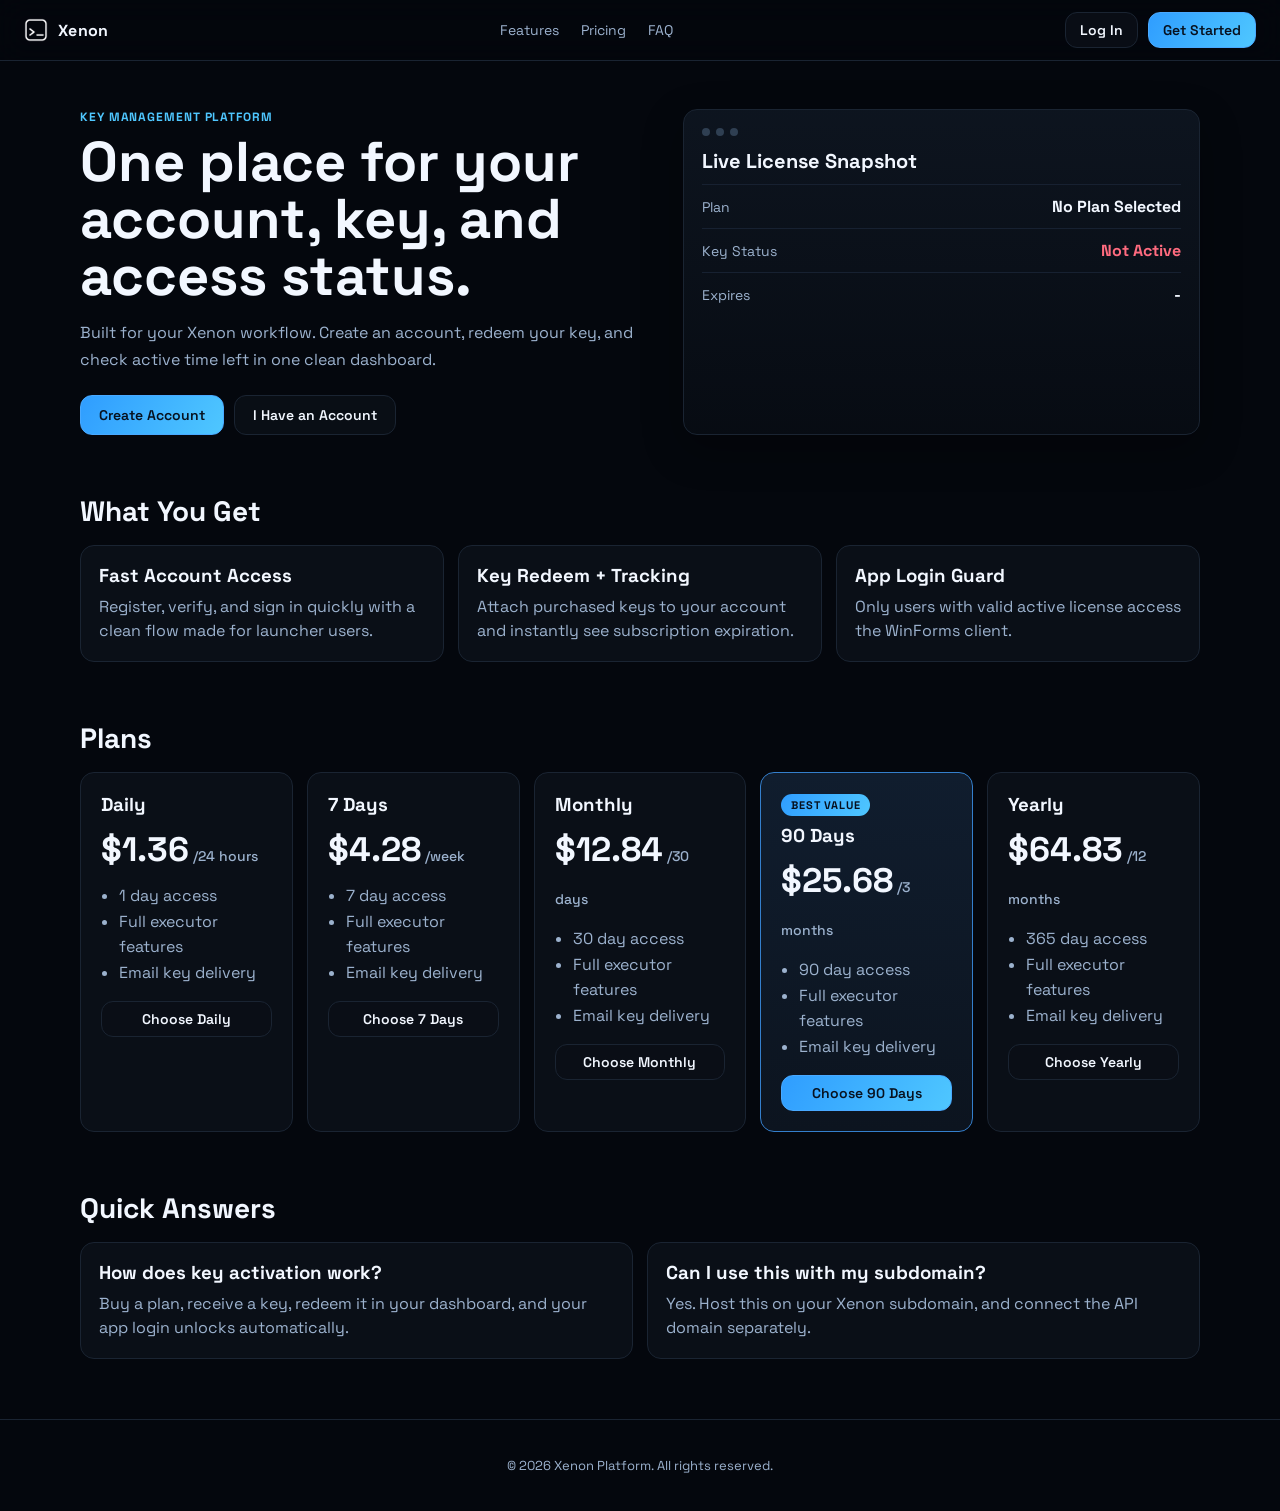
<file: index.html>
<!doctype html>
<html lang="en">
<head>
  <meta charset="utf-8">
  <meta name="viewport" content="width=device-width, initial-scale=1">
  <title>Xenon | Client Platform</title>
  <meta name="description" content="Xenon account platform for account management, key redemption, and subscription access.">
  <link rel="preconnect" href="https://fonts.googleapis.com">
  <link rel="preconnect" href="https://fonts.gstatic.com" crossorigin>
  <link href="https://fonts.googleapis.com/css2?family=Space+Grotesk:wght@400;500;600;700&display=swap" rel="stylesheet">
  <link rel="stylesheet" href="assets/css/site.css">
</head>
<body class="landing-page">
  <div class="bg-orb bg-orb-a"></div>
  <div class="bg-orb bg-orb-b"></div>

  <header class="topbar">
    <a class="brand" href="index.html">
      <img src="assets/img/console.png" alt="Xenon logo">
      <span>Xenon</span>
    </a>
    <nav class="nav-links">
      <a href="#features">Features</a>
      <a href="#pricing">Pricing</a>
      <a href="#faq">FAQ</a>
    </nav>
    <div class="nav-actions">
      <a class="btn ghost" href="login.html">Log In</a>
      <a class="btn primary" href="register.html">Get Started</a>
    </div>
  </header>

  <main class="container">
    <section class="hero">
      <div class="hero-copy">
        <p class="eyebrow">KEY MANAGEMENT PLATFORM</p>
        <h1>One place for your account, key, and access status.</h1>
        <p class="lead">
          Built for your Xenon workflow. Create an account, redeem your key, and check
          active time left in one clean dashboard.
        </p>
        <div class="hero-cta">
          <a class="btn primary big" href="register.html">Create Account</a>
          <a class="btn ghost big" href="login.html">I Have an Account</a>
        </div>
      </div>
      <div class="hero-panel glass">
        <div class="panel-top">
          <span class="dot"></span>
          <span class="dot"></span>
          <span class="dot"></span>
        </div>
        <h3>Live License Snapshot</h3>
        <ul class="stat-list">
          <li><span>Plan</span><strong>No Plan Selected</strong></li>
          <li><span>Key Status</span><strong class="not-active">Not Active</strong></li>
          <li><span>Expires</span><strong>-</strong></li>
        </ul>
      </div>
    </section>

    <section id="features" class="section">
      <h2>What You Get</h2>
      <div class="grid three">
        <article class="card">
          <h3>Fast Account Access</h3>
          <p>Register, verify, and sign in quickly with a clean flow made for launcher users.</p>
        </article>
        <article class="card">
          <h3>Key Redeem + Tracking</h3>
          <p>Attach purchased keys to your account and instantly see subscription expiration.</p>
        </article>
        <article class="card">
          <h3>App Login Guard</h3>
          <p>Only users with valid active license access the WinForms client.</p>
        </article>
      </div>
    </section>

    <section id="pricing" class="section">
      <h2>Plans</h2>
      <div class="pricing-grid">
        <article class="price-card">
          <h3>Daily</h3>
          <p class="price">$1.36<span>/24 hours</span></p>
          <ul>
            <li>1 day access</li>
            <li>Full executor features</li>
            <li>Email key delivery</li>
          </ul>
          <a class="btn ghost block" href="register.html">Choose Daily</a>
        </article>
        <article class="price-card">
          <h3>7 Days</h3>
          <p class="price">$4.28<span>/week</span></p>
          <ul>
            <li>7 day access</li>
            <li>Full executor features</li>
            <li>Email key delivery</li>
          </ul>
          <a class="btn ghost block" href="register.html">Choose 7 Days</a>
        </article>
        <article class="price-card">
          <h3>Monthly</h3>
          <p class="price">$12.84<span>/30 days</span></p>
          <ul>
            <li>30 day access</li>
            <li>Full executor features</li>
            <li>Email key delivery</li>
          </ul>
          <a class="btn ghost block" href="register.html">Choose Monthly</a>
        </article>
        <article class="price-card featured">
          <p class="plan-badge">BEST VALUE</p>
          <h3>90 Days</h3>
          <p class="price">$25.68<span>/3 months</span></p>
          <ul>
            <li>90 day access</li>
            <li>Full executor features</li>
            <li>Email key delivery</li>
          </ul>
          <a class="btn primary block" href="register.html">Choose 90 Days</a>
        </article>
        <article class="price-card">
          <h3>Yearly</h3>
          <p class="price">$64.83<span>/12 months</span></p>
          <ul>
            <li>365 day access</li>
            <li>Full executor features</li>
            <li>Email key delivery</li>
          </ul>
          <a class="btn ghost block" href="register.html">Choose Yearly</a>
        </article>
      </div>
    </section>

    <section id="faq" class="section faq">
      <h2>Quick Answers</h2>
      <div class="grid two">
        <article class="card">
          <h3>How does key activation work?</h3>
          <p>Buy a plan, receive a key, redeem it in your dashboard, and your app login unlocks automatically.</p>
        </article>
        <article class="card">
          <h3>Can I use this with my subdomain?</h3>
          <p>Yes. Host this on your Xenon subdomain, and connect the API domain separately.</p>
        </article>
      </div>
    </section>
  </main>

  <footer class="footer">
    <p>&copy; <span id="year"></span> Xenon Platform. All rights reserved.</p>
  </footer>

  <script src="assets/js/main.js"></script>
</body>
</html>
</file>
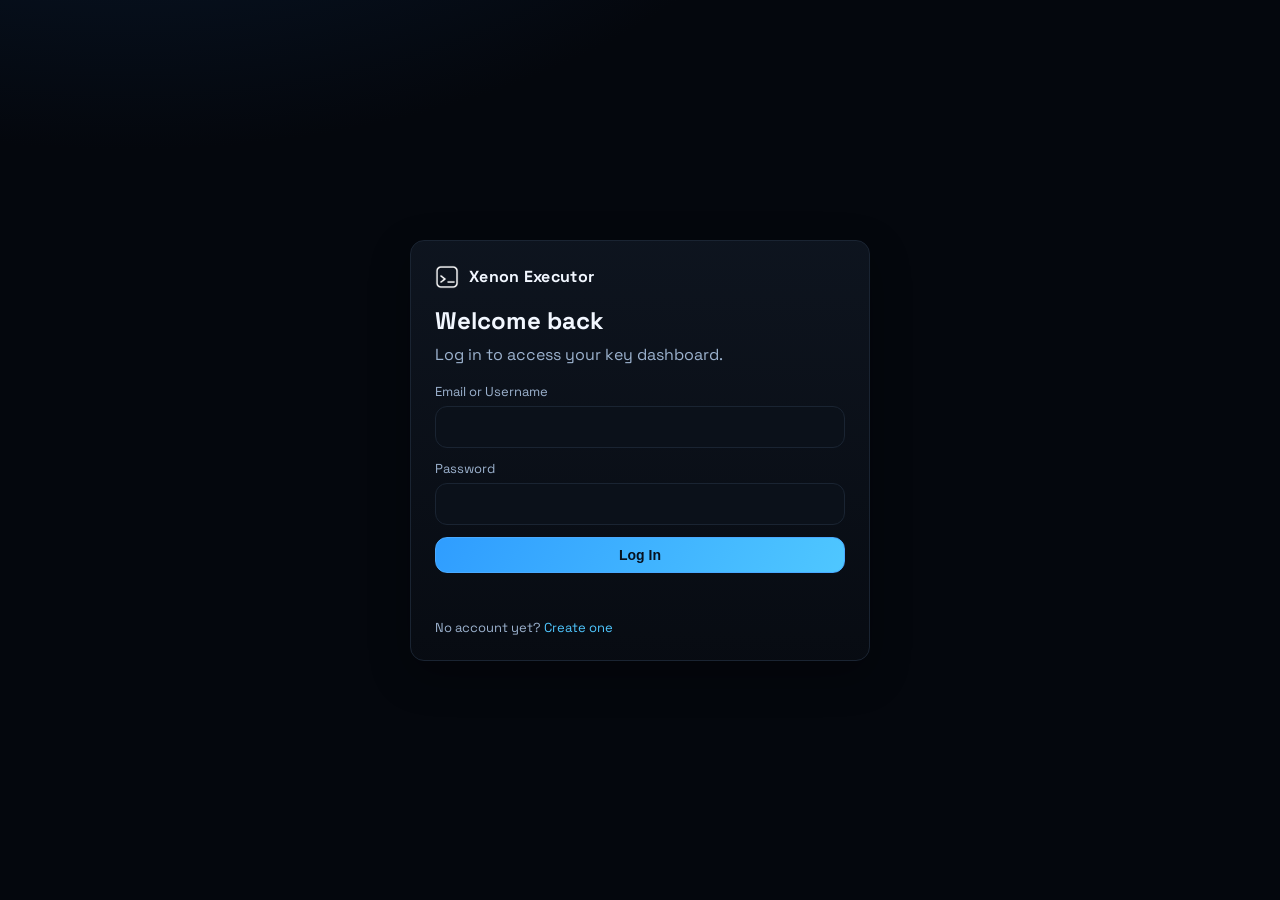
<file: dashboard.html>
<!doctype html>
<html lang="en">
<head>
  <meta charset="utf-8">
  <meta name="viewport" content="width=device-width, initial-scale=1">
  <title>Dashboard | Xenon</title>
  <link rel="preconnect" href="https://fonts.googleapis.com">
  <link rel="preconnect" href="https://fonts.gstatic.com" crossorigin>
  <link href="https://fonts.googleapis.com/css2?family=Space+Grotesk:wght@400;500;600;700&display=swap" rel="stylesheet">
  <link rel="stylesheet" href="assets/css/site.css">
</head>
<body class="dashboard-page">
  <div class="dashboard-layout">
    <aside class="sidebar glass">
      <a class="brand auth-brand" href="index.html">
        <img src="assets/img/console.png" alt="Xenon logo">
        <span>Xenon Executor</span>
      </a>
      <nav id="dashboardNav" class="dash-nav">
        <button type="button" class="dash-tab active" data-section="overviewSection">Overview</button>
        <button type="button" class="dash-tab" data-section="billingSection">Billing</button>
        <button type="button" class="dash-tab" data-section="devicesSection">Devices</button>
      </nav>
      <button id="logoutBtn" class="btn ghost block">Log Out</button>
    </aside>

    <main class="dash-main">
      <header class="dash-header">
        <div>
          <p class="eyebrow">ACCOUNT</p>
          <h1>License Dashboard</h1>
        </div>
        <div class="user-pill">
          <span id="accountBadge">Guest</span>
        </div>
      </header>

      <section id="overviewSection" class="dash-section active">
        <div class="grid two">
          <article class="card key-card">
            <div class="card-row">
              <h2>Current License</h2>
              <button id="refreshLicenseBtn" class="btn ghost small-btn" type="button">Refresh</button>
            </div>
            <p class="tiny-label">Status</p>
            <p id="licenseStatus" class="status pending">Checking...</p>
            <div class="meta-grid">
              <div>
                <p class="tiny-label">Plan</p>
                <p id="licensePlan">-</p>
              </div>
              <div>
                <p class="tiny-label">Expires</p>
                <p id="licenseExpiry">-</p>
              </div>
            </div>
          </article>

          <article class="card">
            <h2>Redeem Key</h2>
            <form id="redeemForm" class="form-inline">
              <input id="redeemInput" type="text" placeholder="Enter your key" required>
              <button class="btn primary" type="submit">Redeem</button>
            </form>
            <p id="redeemMessage" class="form-message"></p>
          </article>
        </div>

        <section class="card">
          <h2>How This Connects To App Login</h2>
          <p class="lead small">
            Your WinForms login should call your API and only allow app access when this account
            has an active license. If expired, block login.
          </p>
        </section>
      </section>

      <section id="billingSection" class="dash-section">
        <article class="card">
          <h2>Buy A License</h2>
          <p class="lead small">Choose a plan below and activate instantly from this dashboard.</p>
          <div id="billingPlans" class="pricing-grid dash-pricing"></div>
          <p id="billingMessage" class="form-message"></p>
        </article>
      </section>

      <section id="devicesSection" class="dash-section">
        <article class="card">
          <h2>Devices</h2>
          <p class="lead small">Current dashboard session info for your account.</p>
          <div class="meta-grid">
            <div>
              <p class="tiny-label">Account</p>
              <p id="deviceAccount">-</p>
            </div>
            <div>
              <p class="tiny-label">Last Refresh</p>
              <p id="deviceLastRefresh">-</p>
            </div>
          </div>
          <div class="card-actions">
            <button id="refreshDevicesBtn" type="button" class="btn ghost">Refresh Devices</button>
          </div>
          <p id="deviceMessage" class="form-message"></p>
        </article>
      </section>
    </main>
  </div>

  <script src="assets/js/api.js"></script>
  <script src="assets/js/dashboard.js"></script>
</body>
</html>
</file>
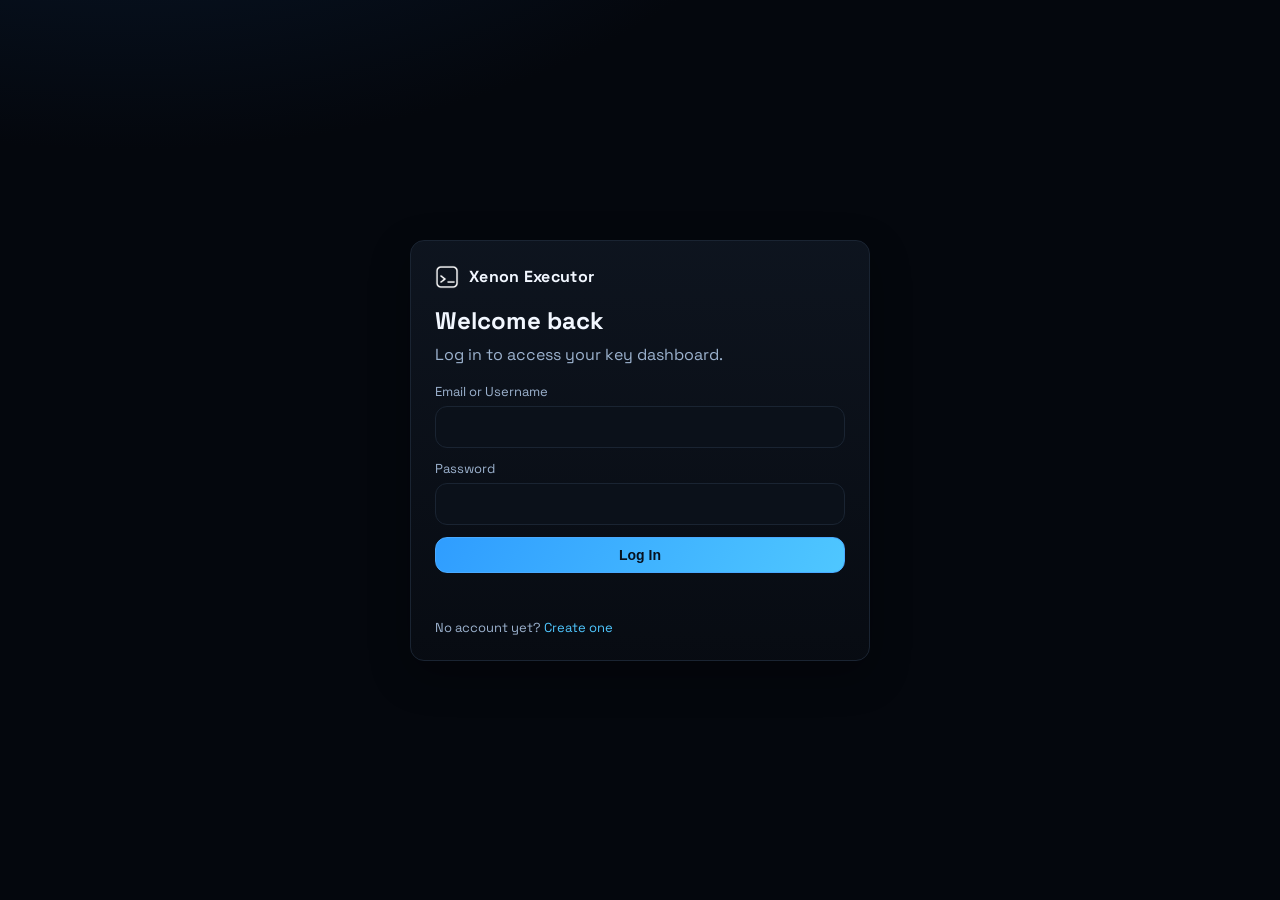
<file: login.html>
<!doctype html>
<html lang="en">
<head>
  <meta charset="utf-8">
  <meta name="viewport" content="width=device-width, initial-scale=1">
  <title>Log In | Xenon</title>
  <link rel="preconnect" href="https://fonts.googleapis.com">
  <link rel="preconnect" href="https://fonts.gstatic.com" crossorigin>
  <link href="https://fonts.googleapis.com/css2?family=Space+Grotesk:wght@400;500;600;700&display=swap" rel="stylesheet">
  <link rel="stylesheet" href="assets/css/site.css">
</head>
<body class="auth-page">
  <div class="bg-orb bg-orb-a"></div>
  <div class="bg-orb bg-orb-b"></div>

  <main class="auth-shell">
    <section class="auth-panel glass">
      <a class="brand auth-brand" href="index.html">
        <img src="assets/img/console.png" alt="Xenon logo">
        <span>Xenon Executor</span>
      </a>
      <h1>Welcome back</h1>
      <p class="auth-sub">Log in to access your key dashboard.</p>

      <form id="loginForm" class="form-stack">
        <label>
          <span>Email or Username</span>
          <input type="text" name="email" autocomplete="username" required>
        </label>
        <label>
          <span>Password</span>
          <input type="password" name="password" autocomplete="current-password" required>
        </label>
        <button type="submit" class="btn primary block">Log In</button>
      </form>

      <p id="formMessage" class="form-message"></p>
      <p class="small-note">No account yet? <a href="register.html">Create one</a></p>
    </section>
  </main>

  <script src="assets/js/api.js"></script>
  <script src="assets/js/auth.js"></script>
</body>
</html>
</file>
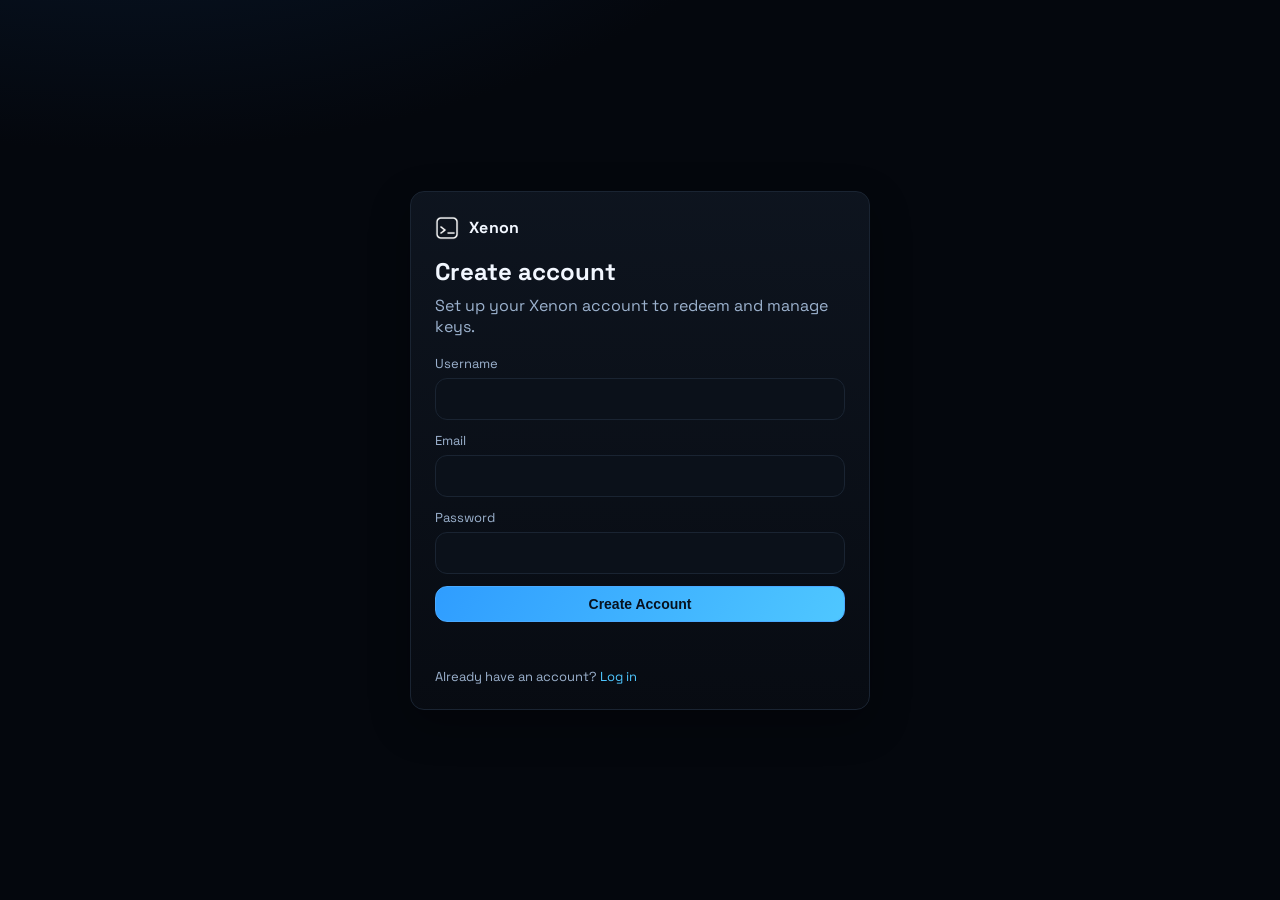
<file: register.html>
<!doctype html>
<html lang="en">
<head>
  <meta charset="utf-8">
  <meta name="viewport" content="width=device-width, initial-scale=1">
  <title>Register | Xenon</title>
  <link rel="preconnect" href="https://fonts.googleapis.com">
  <link rel="preconnect" href="https://fonts.gstatic.com" crossorigin>
  <link href="https://fonts.googleapis.com/css2?family=Space+Grotesk:wght@400;500;600;700&display=swap" rel="stylesheet">
  <link rel="stylesheet" href="assets/css/site.css">
</head>
<body class="auth-page">
  <div class="bg-orb bg-orb-a"></div>
  <div class="bg-orb bg-orb-b"></div>

  <main class="auth-shell">
    <section class="auth-panel glass">
      <a class="brand auth-brand" href="index.html">
        <img src="assets/img/console.png" alt="Xenon logo">
        <span>Xenon</span>
      </a>
      <h1>Create account</h1>
      <p class="auth-sub">Set up your Xenon account to redeem and manage keys.</p>

      <form id="registerForm" class="form-stack">
        <label>
          <span>Username</span>
          <input type="text" name="username" minlength="3" maxlength="24" required>
        </label>
        <label>
          <span>Email</span>
          <input type="email" name="email" autocomplete="email" required>
        </label>
        <label>
          <span>Password</span>
          <input type="password" name="password" autocomplete="new-password" minlength="8" required>
        </label>
        <button type="submit" class="btn primary block">Create Account</button>
      </form>

      <p id="formMessage" class="form-message"></p>
      <p class="small-note">Already have an account? <a href="login.html">Log in</a></p>
    </section>
  </main>

  <script src="assets/js/api.js"></script>
  <script src="assets/js/auth.js"></script>
</body>
</html>
</file>
<file: assets/css/site.css>
:root {
  --bg: #04070d;
  --panel: #0a0f17;
  --panel-2: #0f1621;
  --line: #1a2432;
  --text: #f2f7ff;
  --muted: #9cb2ce;
  --accent: #2f9dff;
  --accent-2: #4fc7ff;
  --ok: #4fe49a;
  --warn: #ffc36b;
  --danger: #ff6b7f;
  --radius: 14px;
}

* {
  box-sizing: border-box;
}

html,
body {
  margin: 0;
  padding: 0;
  min-height: 100%;
  font-family: "Space Grotesk", "Segoe UI", sans-serif;
  color: var(--text);
  background: radial-gradient(1200px 700px at 10% -30%, #0a1c33 0%, var(--bg) 60%);
}

a {
  color: inherit;
  text-decoration: none;
}

.bg-orb {
  position: fixed;
  border-radius: 999px;
  filter: blur(60px);
  pointer-events: none;
  opacity: 0.28;
  z-index: -1;
}

.bg-orb-a {
  width: 420px;
  height: 420px;
  right: -100px;
  top: -120px;
  background: #2e8eff;
}

.bg-orb-b {
  width: 320px;
  height: 320px;
  left: -90px;
  bottom: -80px;
  background: #215997;
}

.topbar {
  position: sticky;
  top: 0;
  z-index: 30;
  display: flex;
  align-items: center;
  justify-content: space-between;
  gap: 16px;
  padding: 12px 24px;
  border-bottom: 1px solid var(--line);
  backdrop-filter: blur(14px);
  background: rgba(4, 7, 13, 0.7);
}

.brand {
  display: inline-flex;
  align-items: center;
  gap: 10px;
  font-weight: 700;
  letter-spacing: 0.3px;
}

.brand img {
  width: 24px;
  height: 24px;
}

.nav-links {
  display: flex;
  align-items: center;
  gap: 22px;
}

.nav-links a {
  color: var(--muted);
  font-size: 14px;
}

.nav-links a:hover {
  color: var(--text);
}

.nav-actions {
  display: flex;
  align-items: center;
  gap: 10px;
}

.btn {
  display: inline-flex;
  align-items: center;
  justify-content: center;
  border: 1px solid transparent;
  border-radius: 12px;
  padding: 10px 14px;
  font-weight: 600;
  font-size: 14px;
  line-height: 1;
  cursor: pointer;
  transition: 140ms ease;
}

.btn.primary {
  background: linear-gradient(120deg, var(--accent), var(--accent-2));
  color: #07111f;
  border-color: #49a9ff;
}

.btn.primary:hover {
  filter: brightness(1.06);
  transform: translateY(-1px);
}

.btn.ghost {
  border-color: var(--line);
  background: rgba(10, 15, 23, 0.9);
  color: var(--text);
}

.btn.ghost:hover {
  border-color: #2b3d54;
  background: rgba(15, 22, 33, 0.95);
}

.btn.big {
  padding: 12px 18px;
}

.btn.block {
  width: 100%;
}

.container {
  width: min(1120px, 94vw);
  margin: 0 auto;
  padding: 28px 0 60px;
}

.hero {
  display: grid;
  grid-template-columns: 1.05fr 0.95fr;
  gap: 32px;
  align-items: stretch;
  margin-top: 20px;
}

.eyebrow {
  color: var(--accent-2);
  letter-spacing: 0.9px;
  font-size: 12px;
  font-weight: 700;
  margin: 0 0 8px;
}

.hero h1 {
  margin: 0;
  font-size: clamp(34px, 6vw, 56px);
  line-height: 1.02;
}

.lead {
  margin: 16px 0 0;
  color: var(--muted);
  font-size: 16px;
  line-height: 1.65;
  max-width: 620px;
}

.hero-cta {
  margin-top: 22px;
  display: flex;
  gap: 10px;
  flex-wrap: wrap;
}

.glass {
  border: 1px solid var(--line);
  border-radius: var(--radius);
  background: linear-gradient(180deg, rgba(15, 22, 33, 0.88), rgba(8, 12, 19, 0.88));
  box-shadow: 0 14px 40px rgba(0, 0, 0, 0.32);
}

.hero-panel {
  padding: 18px 18px 16px;
}

.panel-top {
  display: flex;
  gap: 6px;
  margin-bottom: 12px;
}

.dot {
  width: 8px;
  height: 8px;
  border-radius: 50%;
  background: #2f3f52;
}

.hero-panel h3 {
  margin: 0 0 10px;
  font-size: 20px;
}

.stat-list {
  list-style: none;
  margin: 0;
  padding: 0;
}

.stat-list li {
  display: flex;
  justify-content: space-between;
  align-items: center;
  padding: 11px 0;
  border-top: 1px solid #172131;
}

.stat-list span {
  color: var(--muted);
  font-size: 14px;
}

.ok {
  color: var(--ok);
}

.not-active {
  color: var(--danger);
}

.section {
  margin-top: 58px;
}

.section h2 {
  margin: 0 0 16px;
  font-size: 28px;
}

.grid {
  display: grid;
  gap: 14px;
}

.grid.three {
  grid-template-columns: repeat(3, minmax(0, 1fr));
}

.grid.two {
  grid-template-columns: repeat(2, minmax(0, 1fr));
}

.card {
  border: 1px solid var(--line);
  border-radius: var(--radius);
  background: var(--panel);
  padding: 18px;
}

.card h3 {
  margin: 0 0 8px;
}

.card p {
  margin: 0;
  color: var(--muted);
  line-height: 1.5;
}

.price-card {
  border: 1px solid var(--line);
  border-radius: var(--radius);
  background: var(--panel);
  padding: 20px;
}

.price-card.featured {
  border-color: #347fcc;
  background: linear-gradient(180deg, #101d2e, #0c141f);
}

.pricing-grid {
  display: grid;
  gap: 14px;
  grid-template-columns: repeat(auto-fit, minmax(200px, 1fr));
}

.plan-badge {
  margin: 0 0 8px;
  display: inline-block;
  font-size: 11px;
  font-weight: 700;
  letter-spacing: 0.8px;
  color: #07111f;
  border-radius: 999px;
  background: linear-gradient(120deg, var(--accent), var(--accent-2));
  padding: 4px 10px;
}

.price-card h3 {
  margin: 0;
}

.price {
  margin: 12px 0;
  font-weight: 700;
  font-size: 34px;
}

.price span {
  color: var(--muted);
  font-size: 14px;
  font-weight: 500;
  margin-left: 4px;
}

.price-card ul {
  margin: 0 0 16px;
  padding-left: 18px;
  color: var(--muted);
  line-height: 1.6;
}

.footer {
  padding: 24px;
  text-align: center;
  border-top: 1px solid var(--line);
  color: var(--muted);
  font-size: 13px;
}

.auth-page {
  display: grid;
  place-items: center;
  min-height: 100vh;
  padding: 24px;
}

.auth-shell {
  width: min(460px, 96vw);
}

.auth-panel {
  padding: 24px;
}

.auth-brand {
  margin-bottom: 16px;
}

.auth-panel h1 {
  margin: 0;
}

.auth-sub {
  margin: 8px 0 18px;
  color: var(--muted);
}

.form-stack {
  display: grid;
  gap: 12px;
}

label span {
  display: block;
  margin-bottom: 6px;
  color: var(--muted);
  font-size: 13px;
}

input {
  width: 100%;
  border: 1px solid var(--line);
  border-radius: 12px;
  background: #0b111a;
  color: var(--text);
  padding: 12px;
  outline: none;
  font-size: 14px;
}

input:focus {
  border-color: #2f78c2;
  box-shadow: 0 0 0 3px rgba(47, 157, 255, 0.14);
}

.form-message {
  margin: 12px 0 0;
  font-size: 13px;
  min-height: 18px;
  color: var(--warn);
}

.small-note {
  margin: 16px 0 0;
  color: var(--muted);
  font-size: 13px;
}

.small-note a {
  color: var(--accent-2);
}

.dashboard-page {
  min-height: 100vh;
}

.dashboard-layout {
  display: grid;
  grid-template-columns: 260px 1fr;
  min-height: 100vh;
}

.sidebar {
  margin: 14px;
  padding: 16px;
  display: flex;
  flex-direction: column;
  gap: 18px;
}

.dash-nav {
  display: grid;
  gap: 6px;
}

.dash-tab {
  width: 100%;
  text-align: left;
  padding: 10px 12px;
  border-radius: 10px;
  color: var(--muted);
  border: 1px solid transparent;
  background: transparent;
  font: inherit;
  cursor: pointer;
}

.dash-tab:hover {
  border-color: #1c2a3d;
  background: #101a28;
}

.dash-nav a {
  padding: 10px 12px;
  border-radius: 10px;
  color: var(--muted);
}

.dash-nav a.active,
.dash-tab.active {
  background: #121d2d;
  color: var(--text);
}

.dash-section {
  display: none;
}

.dash-section.active {
  display: block;
}

.dash-main {
  padding: 22px 22px 26px 6px;
}

.dash-header {
  display: flex;
  justify-content: space-between;
  align-items: center;
  margin-bottom: 16px;
}

.dash-header h1 {
  margin: 0;
}

.user-pill {
  border: 1px solid var(--line);
  border-radius: 999px;
  padding: 8px 12px;
  background: var(--panel);
  color: var(--muted);
}

.tiny-label {
  margin: 0;
  text-transform: uppercase;
  letter-spacing: 0.7px;
  color: var(--muted);
  font-size: 11px;
}

.status {
  margin: 6px 0 10px;
  font-size: 22px;
  font-weight: 700;
}

.status.active {
  color: var(--ok);
}

.status.expired {
  color: var(--danger);
}

.status.pending {
  color: var(--warn);
}

.meta-grid {
  display: grid;
  grid-template-columns: repeat(2, minmax(0, 1fr));
  gap: 12px;
}

.meta-grid p:last-child {
  margin: 4px 0 0;
}

.card-row {
  display: flex;
  justify-content: space-between;
  align-items: center;
  gap: 10px;
}

.small-btn {
  padding: 8px 10px;
  font-size: 12px;
}

.dash-pricing {
  margin-top: 12px;
}

.card-actions {
  margin-top: 12px;
  display: flex;
  gap: 10px;
  flex-wrap: wrap;
}

.form-inline {
  display: grid;
  grid-template-columns: 1fr auto;
  gap: 10px;
}

.lead.small {
  margin-top: 8px;
  max-width: 760px;
}

@media (max-width: 980px) {
  .hero {
    grid-template-columns: 1fr;
  }

  .grid.three {
    grid-template-columns: 1fr;
  }

  .grid.two {
    grid-template-columns: 1fr;
  }

  .dashboard-layout {
    grid-template-columns: 1fr;
  }

  .sidebar {
    margin: 14px 14px 0;
  }

  .dash-main {
    padding: 14px;
  }
}

@media (max-width: 760px) {
  .nav-links {
    display: none;
  }

  .topbar {
    padding-inline: 14px;
  }

  .container {
    width: min(1120px, 92vw);
  }
}
</file>
